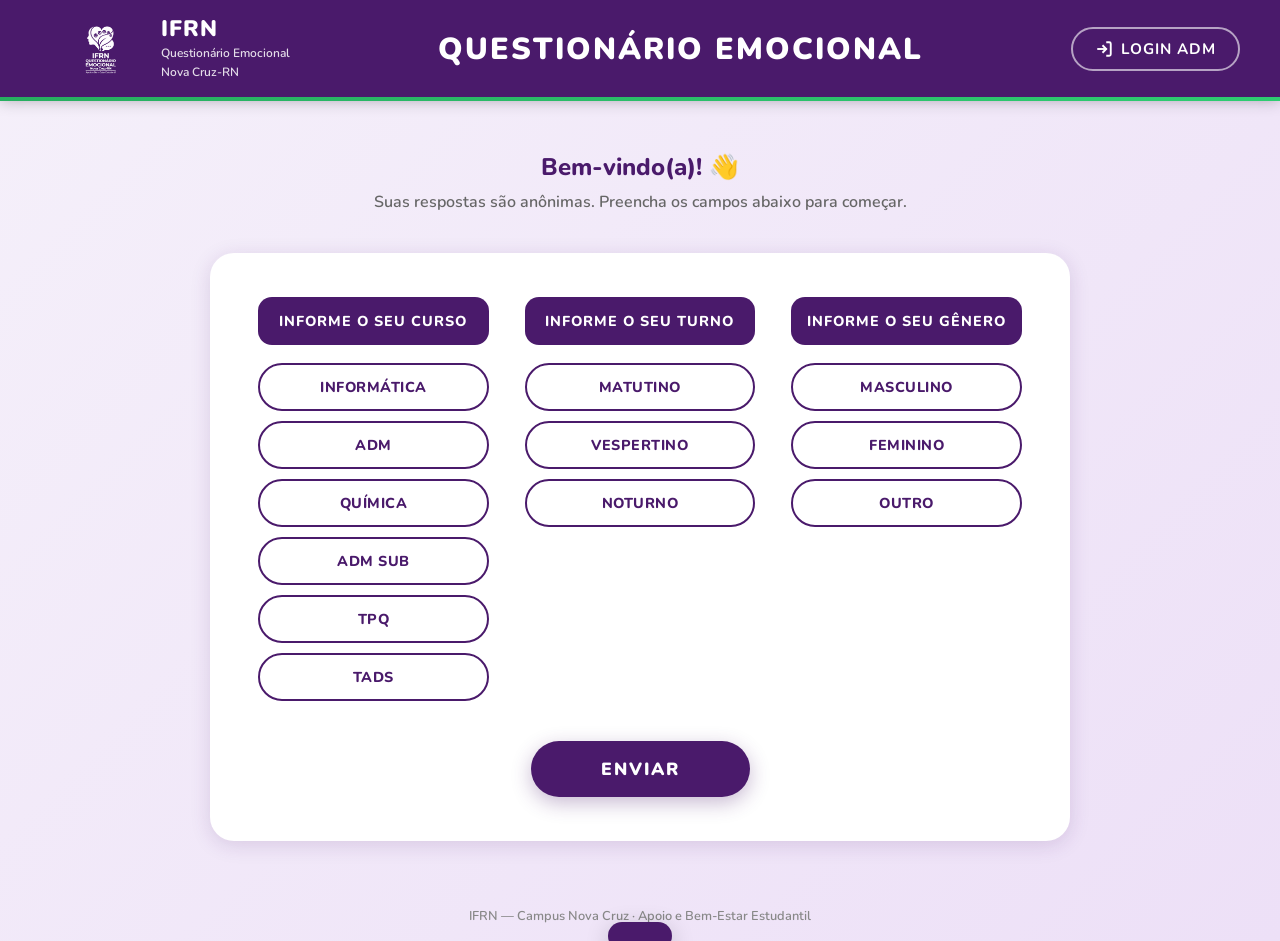
<file: templates/index.html>
<!DOCTYPE html>
<html lang="pt-BR">
<head>
  <meta charset="UTF-8">
  <meta name="viewport" content="width=device-width, initial-scale=1.0">
  <title>Questionário Emocional IFRN</title>
  <link rel="stylesheet" href="css/index.css">
</head>
<body>

<header>
  <div class="logo-area">
    <img src="img/logoprjmalu.png" alt="Logo IFRN">
    <div class="logo-text">
      <strong>IFRN</strong>
      <span>Questionário Emocional<br>Nova Cruz-RN</span>
    </div>
  </div>

  <h1 class="header-title">Questionário Emocional</h1>

  <a href="loginadmin.html" class="btn-login-header">
    <svg width="18" height="18" viewBox="0 0 24 24" fill="none" stroke="currentColor" stroke-width="2.5">
      <path d="M15 3h4a2 2 0 0 1 2 2v14a2 2 0 0 1-2 2h-4"/>
      <polyline points="10 17 15 12 10 7"/>
      <line x1="15" y1="12" x2="3" y2="12"/>
    </svg>
    LOGIN ADM
  </a>
</header>
<div class="divider"></div>

<main>
  <div class="intro-text">
    <h2>Bem-vindo(a)! 👋</h2>
    <p>Suas respostas são anônimas. Preencha os campos abaixo para começar.</p>
  </div>

  <div class="form-card">
    <div class="form-grid">

      <div class="form-group">
        <h3>Informe o seu Curso</h3>
        <div class="options-grid">
          <button class="opt-btn" data-group="curso" data-value="1">Informática</button>
          <button class="opt-btn" data-group="curso" data-value="2">ADM</button>
          <button class="opt-btn" data-group="curso" data-value="3">Química</button>
          <button class="opt-btn" data-group="curso" data-value="4">ADM Sub</button>
          <button class="opt-btn" data-group="curso" data-value="5">TPQ</button>
          <button class="opt-btn" data-group="curso" data-value="6">TADS</button>
        </div>
      </div>

      <div class="form-group">
        <h3>Informe o seu Turno</h3>
        <div class="options-grid">
          <button class="opt-btn" data-group="turno" data-value="1">Matutino</button>
          <button class="opt-btn" data-group="turno" data-value="2">Vespertino</button>
          <button class="opt-btn" data-group="turno" data-value="3">Noturno</button>
        </div>
      </div>

      <div class="form-group">
        <h3>Informe o seu Gênero</h3>
        <div class="options-grid">
          <button class="opt-btn" data-group="sexo" data-value="1">Masculino</button>
          <button class="opt-btn" data-group="sexo" data-value="2">Feminino</button>
          <button class="opt-btn" data-group="sexo" data-value="3">Outro</button>
        </div>
      </div>

    </div>

    <button class="btn-enviar" id="btn-enviar" onclick="enviar()">ENVIAR</button>
    <p class="msg-erro" id="msg-erro">⚠️ Por favor, selecione uma opção em cada categoria.</p>
  </div>
</main>

<footer>IFRN — Campus Nova Cruz · Apoio e Bem-Estar Estudantil</footer>
<div class="toast" id="toast"></div>

<script src="js/index.js"></script>
</body>
</html>
</file>
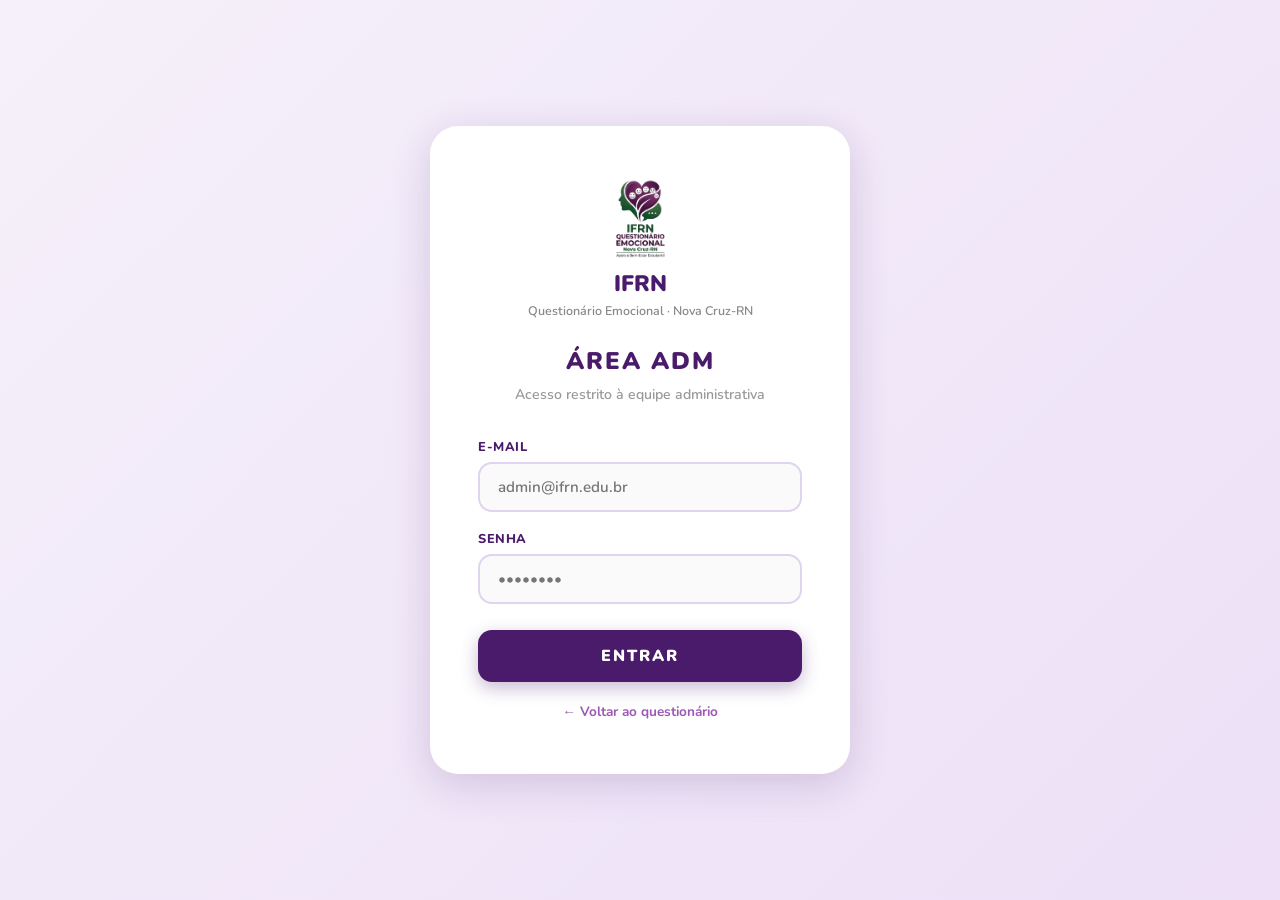
<file: templates/loginadmin.html>
<!DOCTYPE html>
<html lang="pt-BR">
<head>
  <meta charset="UTF-8">
  <meta name="viewport" content="width=device-width, initial-scale=1.0">
  <title>Login ADM — Questionário Emocional IFRN</title>
  <link rel="stylesheet" href="css/loginadmin.css">
</head>
<body>

<!-- ================= TELA DE LOGIN ================= -->
<div id="tela-login">
  <div class="login-card">
    <div class="login-logo">
      <img src="img/logo.png" alt="Logo IFRN">
      <div class="login-logo-text">
        <strong>IFRN</strong>
        <span>Questionário Emocional · Nova Cruz-RN</span>
      </div>
    </div>

    <h2>Área ADM</h2>
    <p class="subtitle">Acesso restrito à equipe administrativa</p>

    <div class="input-group">
      <label>E-mail</label>
      <input type="email" id="login-email" placeholder="admin@ifrn.edu.br" autocomplete="email">
    </div>
    <div class="input-group">
      <label>Senha</label>
      <input type="password" id="login-senha" placeholder="••••••••" autocomplete="current-password">
    </div>

    <button class="btn-login" onclick="fazerLogin()">Entrar</button>
    <p class="msg-erro-login" id="msg-erro-login">❌ E-mail ou senha inválidos.</p>

    <a href="index.html" class="link-voltar">← Voltar ao questionário</a>
  </div>
</div>

<!-- ================= DASHBOARD ================= -->
<div id="tela-dashboard">
  <div class="dash-header">
    <div class="dash-logo">
      <img src="img/logoprjmalu.png" alt="Logo IFRN">
      <div class="dash-logo-text">
        <strong>IFRN</strong>
        <span>Questionário Emocional<br>Nova Cruz-RN</span>
      </div>
    </div>

    <h1 class="dash-title">Painel Administrativo</h1>

    <button class="btn-sair" onclick="sair()">
      <svg width="16" height="16" viewBox="0 0 24 24" fill="none" stroke="currentColor" stroke-width="2.5">
        <path d="M9 21H5a2 2 0 0 1-2-2V5a2 2 0 0 1 2-2h4"/>
        <polyline points="16 17 21 12 16 7"/>
        <line x1="21" y1="12" x2="9" y2="12"/>
      </svg>
      Sair
    </button>
  </div>
  <div class="divider"></div>

  <div class="dash-main">
    <div class="busca-bar">
      <label>🔍 Buscar por ID:</label>
      <input type="number" id="input-id" placeholder="Ex: 1" min="1">
      <button class="btn-buscar" onclick="buscarPorId()">Buscar</button>
      <button class="btn-listar" onclick="listarTodos()">Listar Todos</button>
    </div>

    <div class="tabela-wrap">
      <div class="tabela-header">
        <h3>📋 Respostas do Questionário</h3>
        <span class="badge-total" id="badge-total">0 registros</span>
      </div>
      <div class="tabela-scroll">
        <div id="tabela-conteudo">
          <div class="empty-state">
            <div class="icon">📊</div>
            <p>Clique em "Listar Todos" para ver as respostas</p>
          </div>
        </div>
      </div>
    </div>
  </div>
</div>

<div class="toast" id="toast"></div>

<script src="js/loginadmin.js"></script>
</body>
</html>
</file>
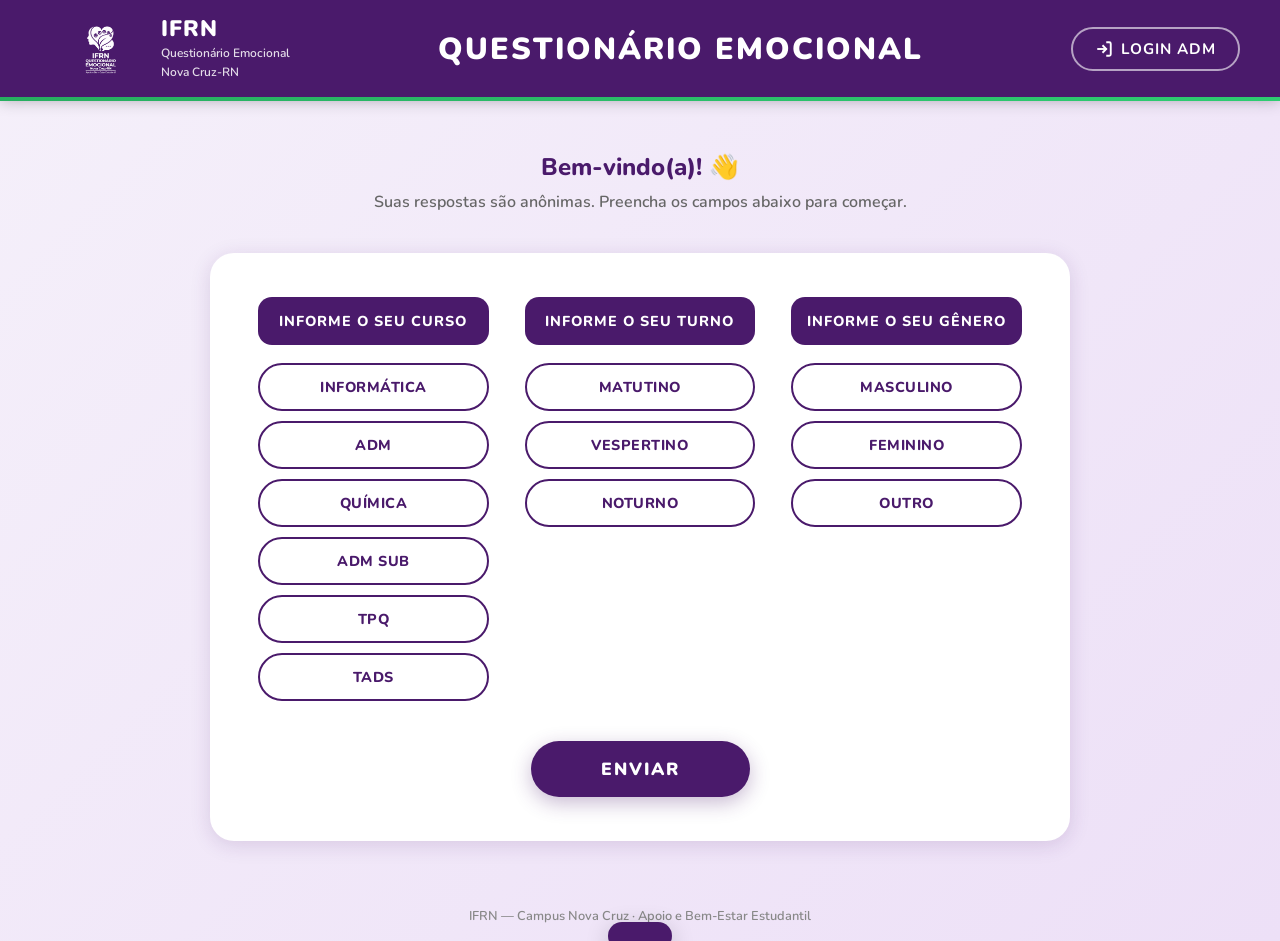
<file: templates/questionario.html>
<!DOCTYPE html>
<html lang="pt-BR">
<head>
  <meta charset="UTF-8">
  <meta name="viewport" content="width=device-width, initial-scale=1.0">
  <title>Questionário Emocional IFRN</title>
  <link rel="stylesheet" href="css/questionario.css">
</head>
<body>

<header>
  <div class="logo-area">
    <img src="img/logoprjmalu.png" alt="Logo IFRN">
    <div class="logo-text">
      <strong>IFRN</strong>
      <span>Questionário Emocional<br>Nova Cruz-RN</span>
    </div>
  </div>
  <h1 class="header-title">Questionário Emocional</h1>
  <div class="header-right"></div>
</header>
<div class="divider"></div>

<main>
  <p class="progress-label" id="progress-label">0 de 10 respondidas</p>
  <div class="progress-bar-wrap">
    <div class="progress-bar-fill" id="progress-bar"></div>
  </div>

  <div id="perguntas-container"></div>

  <div class="comentario-card">
    <h3>💬 Deseja fazer algum comentário?</h3>
    <textarea id="comentario" placeholder="Deixe seu comentário aqui (opcional)..."></textarea>
  </div>

  <button class="btn-enviar" id="btn-enviar" onclick="enviar()">ENVIAR RESPOSTAS</button>
</main>

<footer>IFRN — Campus Nova Cruz · Apoio e Bem-Estar Estudantil</footer>

<div class="toast" id="toast"></div>

<div class="modal-overlay" id="modal">
  <div class="modal-box">
    <div class="modal-emoji">🎉</div>
    <h2>Obrigado!</h2>
    <p>Suas respostas foram enviadas com sucesso.<br>Elas são anônimas e nos ajudam a cuidar melhor de você.</p>
    <button class="modal-btn" onclick="window.location.href='index.html'">Voltar ao início</button>
  </div>
</div>

<script src="js/questionario.js"></script>
</body>
</html>
</file>
<file: templates/css/index.css>
@import url('https://fonts.googleapis.com/css2?family=Nunito:wght@400;600;700;800;900&display=swap');

* { margin: 0; padding: 0; box-sizing: border-box; }

:root {
  --roxo: #4a1a6b;
  --roxo-medio: #6b2d8b;
  --roxo-claro: #9b59b6;
  --verde: #2ecc71;
  --verde-escuro: #27ae60;
  --branco: #ffffff;
  --cinza-claro: #f5f0fa;
  --sombra: 0 4px 20px rgba(74,26,107,0.15);
}

body {
  font-family: 'Nunito', sans-serif;
  background: linear-gradient(135deg, #f5f0fa 0%, #ede0f7 100%);
  min-height: 100vh;
  display: flex;
  flex-direction: column;
}

header {
  background: var(--roxo);
  padding: 16px 40px;
  display: flex;
  align-items: center;
  justify-content: space-between;
  box-shadow: 0 3px 15px rgba(0,0,0,0.3);
}

.logo-area {
  display: flex;
  align-items: center;
  gap: 1px;
}

.logo-area img {
  width: 120px;
  height: 60px;
  object-fit: contain;
  flex-shrink: 0;
}

.logo-text { color: white; line-height: 1.2; }
.logo-text strong { font-size: 1.4rem; font-weight: 900; display: block; letter-spacing: 1px; }
.logo-text span { font-size: 0.75rem; opacity: 0.85; font-weight: 600; }

.header-title {
  color: white;
  font-size: 1.9rem;
  font-weight: 900;
  letter-spacing: 2px;
  text-transform: uppercase;
  text-align: center;
  flex: 1;
}

.btn-login-header {
  background: transparent;
  border: 2px solid rgba(255,255,255,0.6);
  color: white;
  padding: 10px 22px;
  border-radius: 30px;
  font-family: 'Nunito', sans-serif;
  font-weight: 700;
  font-size: 0.95rem;
  cursor: pointer;
  display: flex;
  align-items: center;
  gap: 8px;
  transition: all 0.3s;
  text-decoration: none;
  letter-spacing: 1px;
}

.btn-login-header:hover {
  background: rgba(255,255,255,0.2);
  border-color: white;
}

.divider {
  height: 4px;
  background: linear-gradient(90deg, var(--verde-escuro), var(--verde));
}

main {
  flex: 1;
  display: flex;
  flex-direction: column;
  align-items: center;
  justify-content: center;
  padding: 50px 20px;
}

.intro-text { text-align: center; margin-bottom: 40px; }
.intro-text h2 { color: var(--roxo); font-size: 1.5rem; font-weight: 800; margin-bottom: 8px; }
.intro-text p { color: #666; font-size: 1rem; font-weight: 600; }

.form-card {
  background: white;
  border-radius: 24px;
  padding: 44px 48px;
  box-shadow: var(--sombra);
  width: 100%;
  max-width: 860px;
}

.form-grid {
  display: grid;
  grid-template-columns: repeat(3, 1fr);
  gap: 36px;
  margin-bottom: 40px;
}

.form-group h3 {
  background: var(--roxo);
  color: white;
  text-align: center;
  padding: 14px 10px;
  border-radius: 14px;
  font-size: 0.9rem;
  font-weight: 800;
  letter-spacing: 1px;
  text-transform: uppercase;
  margin-bottom: 18px;
}

.options-grid { display: flex; flex-direction: column; gap: 10px; }

.opt-btn {
  background: white;
  border: 2.5px solid var(--roxo);
  color: var(--roxo);
  padding: 12px 16px;
  border-radius: 30px;
  font-family: 'Nunito', sans-serif;
  font-size: 0.9rem;
  font-weight: 800;
  cursor: pointer;
  letter-spacing: 0.5px;
  text-transform: uppercase;
  transition: all 0.2s;
  text-align: center;
  user-select: none;
}

.opt-btn:hover { background: #f0e6fa; transform: translateY(-1px); }

.opt-btn.selected {
  background: var(--roxo);
  color: white;
  box-shadow: 0 4px 14px rgba(74,26,107,0.35);
  transform: translateY(-2px);
}

.btn-enviar {
  display: block;
  margin: 0 auto;
  background: var(--roxo);
  color: white;
  border: none;
  padding: 16px 70px;
  border-radius: 40px;
  font-family: 'Nunito', sans-serif;
  font-size: 1.1rem;
  font-weight: 900;
  letter-spacing: 2px;
  text-transform: uppercase;
  cursor: pointer;
  transition: all 0.3s;
  box-shadow: 0 6px 20px rgba(74,26,107,0.3);
}

.btn-enviar:hover {
  background: var(--roxo-medio);
  transform: translateY(-2px);
  box-shadow: 0 8px 25px rgba(74,26,107,0.4);
}

.btn-enviar:disabled {
  background: #bbb;
  box-shadow: none;
  cursor: not-allowed;
  transform: none;
}

.msg-erro {
  text-align: center;
  color: #e74c3c;
  font-weight: 700;
  margin-top: 16px;
  font-size: 0.95rem;
  display: none;
}

footer {
  text-align: center;
  padding: 16px;
  color: #888;
  font-size: 0.8rem;
  font-weight: 600;
}

.toast {
  position: fixed;
  bottom: 30px;
  left: 50%;
  transform: translateX(-50%) translateY(80px);
  background: var(--roxo);
  color: white;
  padding: 14px 32px;
  border-radius: 40px;
  font-weight: 700;
  font-size: 1rem;
  box-shadow: 0 6px 25px rgba(0,0,0,0.2);
  transition: transform 0.4s ease;
  z-index: 1000;
}

.toast.show { transform: translateX(-50%) translateY(0); }
.toast.erro { background: #e74c3c; }
</file>
<file: templates/css/loginadmin.css>
@import url('https://fonts.googleapis.com/css2?family=Nunito:wght@400;600;700;800;900&display=swap');

* { margin: 0; padding: 0; box-sizing: border-box; }

:root {
  --roxo: #4a1a6b;
  --roxo-medio: #6b2d8b;
  --roxo-claro: #9b59b6;
  --verde: #2ecc71;
  --verde-escuro: #27ae60;
}

body {
  font-family: 'Nunito', sans-serif;
  background: linear-gradient(135deg, #f5f0fa 0%, #ede0f7 100%);
  min-height: 100vh;
}

/* ========== LOGIN ========== */
#tela-login {
  min-height: 100vh;
  display: flex;
  align-items: center;
  justify-content: center;
  padding: 20px;
}

.login-card {
  background: white;
  border-radius: 28px;
  padding: 52px 48px;
  width: 100%;
  max-width: 420px;
  box-shadow: 0 10px 40px rgba(74,26,107,0.18);
  text-align: center;
}

.login-logo {
  margin-bottom: 24px;
  display: flex;
  flex-direction: column;
  align-items: center;
  gap: 10px;
}

.login-logo img {
  width: 80px;
  height: 80px;
  object-fit: contain;
}

.login-logo-text strong { display: block; font-size: 1.4rem; font-weight: 900; color: var(--roxo); }
.login-logo-text span { font-size: 0.78rem; color: #888; font-weight: 600; }

.login-card h2 {
  color: var(--roxo);
  font-size: 1.5rem;
  font-weight: 900;
  text-transform: uppercase;
  letter-spacing: 2px;
  margin-bottom: 8px;
}

.login-card .subtitle {
  color: #999;
  font-size: 0.88rem;
  font-weight: 600;
  margin-bottom: 34px;
}

.input-group { position: relative; margin-bottom: 18px; text-align: left; }

.input-group label {
  display: block;
  font-size: 0.8rem;
  font-weight: 800;
  color: var(--roxo);
  text-transform: uppercase;
  letter-spacing: 0.5px;
  margin-bottom: 6px;
}

.input-group input {
  width: 100%;
  padding: 13px 18px;
  border: 2.5px solid #e0d4f0;
  border-radius: 14px;
  font-family: 'Nunito', sans-serif;
  font-size: 0.95rem;
  font-weight: 600;
  outline: none;
  color: #333;
  transition: border-color 0.2s, box-shadow 0.2s;
  background: #fafafa;
}

.input-group input:focus {
  border-color: var(--roxo);
  box-shadow: 0 0 0 3px rgba(74,26,107,0.08);
  background: white;
}

.btn-login {
  width: 100%;
  background: var(--roxo);
  color: white;
  border: none;
  padding: 15px;
  border-radius: 14px;
  font-family: 'Nunito', sans-serif;
  font-size: 1rem;
  font-weight: 900;
  letter-spacing: 2px;
  text-transform: uppercase;
  cursor: pointer;
  margin-top: 8px;
  transition: all 0.3s;
  box-shadow: 0 6px 18px rgba(74,26,107,0.3);
}

.btn-login:hover {
  background: var(--roxo-medio);
  transform: translateY(-2px);
  box-shadow: 0 8px 24px rgba(74,26,107,0.4);
}

.msg-erro-login {
  color: #e74c3c;
  font-size: 0.88rem;
  font-weight: 700;
  margin-top: 14px;
  display: none;
}

.link-voltar {
  display: inline-block;
  margin-top: 20px;
  color: var(--roxo-claro);
  font-size: 0.85rem;
  font-weight: 700;
  text-decoration: none;
  transition: color 0.2s;
}

.link-voltar:hover { 
  color: var(--roxo); 
}

/* ========== DASHBOARD ========== */
#tela-dashboard { 
  display: none; 
}

.dash-header {
  background: var(--roxo);
  padding: 16px 40px;
  display: flex;
  align-items: center;
  justify-content: space-between;
  box-shadow: 0 3px 15px rgba(0,0,0,0.3);
}

.dash-logo { 
  display: flex; 
  align-items: center; 
  gap: 12px; 
}

.dash-logo img {
  width: 48px;
  height: 48px;
  object-fit: contain;
}

.dash-logo-text { color: white; line-height: 1.2; }
.dash-logo-text strong { font-size: 1.2rem; font-weight: 900; display: block; }
.dash-logo-text span { font-size: 0.7rem; opacity: 0.85; font-weight: 600; }

.dash-title {
  color: white;
  font-size: 1.5rem;
  font-weight: 900;
  letter-spacing: 2px;
  text-transform: uppercase;
  flex: 1;
  text-align: center;
}

.btn-sair {
  background: rgba(255,255,255,0.15);
  border: 2px solid rgba(255,255,255,0.5);
  color: white;
  padding: 9px 20px;
  border-radius: 30px;
  font-family: 'Nunito', sans-serif;
  font-weight: 700;
  font-size: 0.88rem;
  cursor: pointer;
  display: flex;
  align-items: center;
  gap: 7px;
  transition: all 0.2s;
  letter-spacing: 1px;
}

.btn-sair:hover { background: rgba(255,255,255,0.25); }

.divider { height: 4px; background: linear-gradient(90deg, var(--verde-escuro), var(--verde)); }

.dash-main { padding: 36px 40px; max-width: 1200px; margin: 0 auto; }

.busca-bar {
  background: white;
  border-radius: 16px;
  padding: 20px 26px;
  box-shadow: 0 4px 16px rgba(74,26,107,0.1);
  display: flex;
  align-items: center;
  gap: 14px;
  margin-bottom: 28px;
  flex-wrap: wrap;
}

.busca-bar label {
  font-size: 0.85rem;
  font-weight: 800;
  color: var(--roxo);
  text-transform: uppercase;
  letter-spacing: 0.5px;
  white-space: nowrap;
}

.busca-bar input {
  flex: 1;
  min-width: 120px;
  padding: 10px 16px;
  border: 2.5px solid #e0d4f0;
  border-radius: 10px;
  font-family: 'Nunito', sans-serif;
  font-size: 0.95rem;
  font-weight: 700;
  outline: none;
  transition: border-color 0.2s;
}

.busca-bar input:focus { border-color: var(--roxo); }

.btn-buscar, .btn-listar {
  padding: 10px 22px;
  border-radius: 10px;
  border: none;
  font-family: 'Nunito', sans-serif;
  font-size: 0.88rem;
  font-weight: 800;
  cursor: pointer;
  letter-spacing: 0.5px;
  transition: all 0.2s;
  text-transform: uppercase;
}

.btn-buscar { background: var(--roxo); color: white; box-shadow: 0 4px 12px rgba(74,26,107,0.25); }
.btn-buscar:hover { background: var(--roxo-medio); transform: translateY(-1px); }

.btn-listar { background: var(--verde-escuro); color: white; box-shadow: 0 4px 12px rgba(39,174,96,0.25); }
.btn-listar:hover { background: var(--verde); transform: translateY(-1px); }

.tabela-wrap {
  background: white;
  border-radius: 20px;
  box-shadow: 0 4px 16px rgba(74,26,107,0.1);
  overflow: hidden;
}

.tabela-header {
  background: var(--roxo);
  padding: 18px 26px;
  display: flex;
  align-items: center;
  justify-content: space-between;
}

.tabela-header h3 { color: white; font-size: 1rem; font-weight: 800; text-transform: uppercase; letter-spacing: 1px; }

.badge-total {
  background: rgba(255,255,255,0.2);
  color: white;
  padding: 4px 14px;
  border-radius: 20px;
  font-size: 0.8rem;
  font-weight: 800;
}

.tabela-scroll { overflow-x: auto; }

table { width: 100%; border-collapse: collapse; font-size: 0.85rem; }

thead th {
  background: #f5f0fa;
  color: var(--roxo);
  font-weight: 800;
  text-transform: uppercase;
  font-size: 0.72rem;
  letter-spacing: 0.5px;
  padding: 13px 14px;
  text-align: left;
  white-space: nowrap;
  border-bottom: 2px solid #e0d4f0;
}

tbody tr { border-bottom: 1px solid #f0eaf8; transition: background 0.15s; }
tbody tr:hover { background: #faf5ff; }

tbody td { padding: 12px 14px; color: #444; font-weight: 600; vertical-align: middle; white-space: nowrap; }

.pill { display: inline-block; padding: 3px 10px; border-radius: 20px; font-size: 0.72rem; font-weight: 800; text-transform: uppercase; }
.pill-bem { background: #d4f5e3; color: #1a8a4a; }
.pill-meio { background: #fff3cd; color: #856404; }
.pill-mal { background: #fde8e8; color: #c0392b; }

.empty-state { text-align: center; padding: 60px 20px; color: #bbb; }
.empty-state .icon { font-size: 3rem; margin-bottom: 12px; }
.empty-state p { font-weight: 700; font-size: 1rem; }

.loading { text-align: center; padding: 40px; color: var(--roxo); font-weight: 700; font-size: 1rem; }

.toast {
  position: fixed;
  bottom: 30px;
  left: 50%;
  transform: translateX(-50%) translateY(80px);
  background: var(--roxo);
  color: white;
  padding: 14px 32px;
  border-radius: 40px;
  font-weight: 700;
  font-size: 1rem;
  box-shadow: 0 6px 25px rgba(0,0,0,0.2);
  transition: transform 0.4s ease;
  z-index: 1000;
}

.toast.show { transform: translateX(-50%) translateY(0); }
.toast.erro { background: #e74c3c; }
</file>
<file: templates/css/questionario.css>
@import url('https://fonts.googleapis.com/css2?family=Nunito:wght@400;600;700;800;900&display=swap');

* { margin: 0; padding: 0; box-sizing: border-box; }

:root {
  --roxo: #4a1a6b;
  --roxo-medio: #6b2d8b;
  --verde: #2ecc71;
  --verde-escuro: #27ae60;
}

body {
  font-family: 'Nunito', sans-serif;
  background: linear-gradient(135deg, #f5f0fa 0%, #ede0f7 100%);
  min-height: 100vh;
  display: flex;
  flex-direction: column;
}

header {
  background: var(--roxo);
  padding: 14px 40px;
  display: flex;
  align-items: center;
  justify-content: space-between;
  box-shadow: 0 3px 15px rgba(0,0,0,0.3);
}

.logo-area { 
  display: flex; 
  align-items: center; 
  gap: 12px; 
}

.logo-area img {
  width: 50px;
  height: 50px;
  object-fit: contain;
  flex-shrink: 0;
}

.logo-text { color: white; line-height: 1.2; }
.logo-text strong { font-size: 1.2rem; font-weight: 900; display: block; }
.logo-text span { font-size: 0.7rem; opacity: 0.85; font-weight: 600; }

.header-title {
  color: white;
  font-size: 1.7rem;
  font-weight: 900;
  letter-spacing: 2px;
  text-transform: uppercase;
  flex: 1;
  text-align: center;
}

.header-right { width: 160px; }

.divider { height: 4px; background: linear-gradient(90deg, var(--verde-escuro), var(--verde)); }

main { flex: 1; padding: 40px 20px; max-width: 900px; margin: 0 auto; width: 100%; }

.progress-bar-wrap {
  background: #e0d4f0;
  border-radius: 20px;
  height: 10px;
  margin-bottom: 32px;
  overflow: hidden;
}

.progress-bar-fill {
  height: 100%;
  background: linear-gradient(90deg, var(--roxo), var(--roxo-medio));
  border-radius: 20px;
  transition: width 0.5s ease;
  width: 0%;
}

.progress-label {
  text-align: right;
  font-size: 0.8rem;
  font-weight: 700;
  color: #888;
  margin-bottom: 6px;
}

.pergunta-card {
  background: white;
  border-radius: 20px;
  padding: 26px 30px;
  margin-bottom: 20px;
  box-shadow: 0 4px 16px rgba(74,26,107,0.10);
  transition: transform 0.2s, box-shadow 0.2s;
}

.pergunta-card:hover {
  transform: translateY(-2px);
  box-shadow: 0 6px 22px rgba(74,26,107,0.15);
}

.pergunta-card.respondida { border-left: 5px solid var(--verde); }

.pergunta-titulo {
  background: var(--roxo);
  color: white;
  padding: 10px 18px;
  border-radius: 30px;
  font-size: 0.85rem;
  font-weight: 800;
  text-transform: uppercase;
  letter-spacing: 0.5px;
  display: inline-block;
  margin-bottom: 18px;
}

.emojis-row {
  display: flex;
  gap: 12px;
  align-items: center;
  flex-wrap: wrap;
}

.emoji-btn {
  display: flex;
  flex-direction: column;
  align-items: center;
  gap: 5px;
  cursor: pointer;
  padding: 10px 14px;
  border-radius: 16px;
  border: 2.5px solid transparent;
  background: #fafafa;
  transition: all 0.2s;
  flex: 1;
  min-width: 70px;
}

.emoji-btn:hover { background: #f0e6fa; transform: scale(1.08); }

.emoji-btn.selected {
  border-color: var(--roxo);
  background: #f0e6fa;
  transform: scale(1.12);
  box-shadow: 0 4px 14px rgba(74,26,107,0.2);
}

.emoji-face {
  font-size: 2.2rem;
  line-height: 1;
  transition: transform 0.2s;
}

.emoji-btn:hover .emoji-face { transform: scale(1.15); }

.emoji-label {
  font-size: 0.68rem;
  font-weight: 800;
  color: #666;
  text-align: center;
  text-transform: uppercase;
  letter-spacing: 0.3px;
}

.emoji-btn.selected .emoji-label { color: var(--roxo); }

.comentario-card {
  background: white;
  border-radius: 20px;
  padding: 28px 30px;
  box-shadow: 0 4px 16px rgba(74,26,107,0.10);
  margin-top: 10px;
  margin-bottom: 32px;
}

.comentario-card h3 {
  color: var(--roxo);
  font-size: 1rem;
  font-weight: 800;
  text-transform: uppercase;
  letter-spacing: 1px;
  margin-bottom: 14px;
  text-align: center;
}

textarea {
  width: 100%;
  background: #f5f0fa;
  border: 2px solid #e0d4f0;
  border-radius: 14px;
  padding: 14px 18px;
  font-family: 'Nunito', sans-serif;
  font-size: 0.95rem;
  font-weight: 600;
  color: #444;
  resize: vertical;
  min-height: 100px;
  outline: none;
  transition: border-color 0.2s;
}

textarea:focus { border-color: var(--roxo); }
textarea::placeholder { color: #bbb; }

.btn-enviar {
  display: block;
  margin: 0 auto 40px;
  background: var(--roxo);
  color: white;
  border: none;
  padding: 16px 70px;
  border-radius: 40px;
  font-family: 'Nunito', sans-serif;
  font-size: 1.1rem;
  font-weight: 900;
  letter-spacing: 2px;
  text-transform: uppercase;
  cursor: pointer;
  transition: all 0.3s;
  box-shadow: 0 6px 20px rgba(74,26,107,0.3);
}

.btn-enviar:hover { background: var(--roxo-medio); transform: translateY(-2px); }
.btn-enviar:disabled { background: #bbb; box-shadow: none; cursor: not-allowed; transform: none; }

footer {
  text-align: center;
  padding: 16px;
  color: #888;
  font-size: 0.8rem;
  font-weight: 600;
}

.toast {
  position: fixed;
  bottom: 30px;
  left: 50%;
  transform: translateX(-50%) translateY(80px);
  background: var(--roxo);
  color: white;
  padding: 14px 32px;
  border-radius: 40px;
  font-weight: 700;
  font-size: 1rem;
  box-shadow: 0 6px 25px rgba(0,0,0,0.2);
  transition: transform 0.4s ease;
  z-index: 1000;
}

.toast.show { transform: translateX(-50%) translateY(0); }
.toast.erro { background: #e74c3c; }
.toast.sucesso { background: var(--verde-escuro); }

.modal-overlay {
  position: fixed; inset: 0;
  background: rgba(74,26,107,0.7);
  display: flex; align-items: center; justify-content: center;
  z-index: 2000;
  opacity: 0; pointer-events: none;
  transition: opacity 0.3s;
}

.modal-overlay.show { opacity: 1; pointer-events: all; }

.modal-box {
  background: white;
  border-radius: 24px;
  padding: 48px 40px;
  text-align: center;
  max-width: 400px;
  width: 90%;
  transform: scale(0.85);
  transition: transform 0.3s;
  box-shadow: 0 20px 60px rgba(0,0,0,0.2);
}

.modal-overlay.show .modal-box { transform: scale(1); }

.modal-emoji { font-size: 4rem; margin-bottom: 16px; }
.modal-box h2 { color: var(--roxo); font-size: 1.6rem; font-weight: 900; margin-bottom: 10px; }
.modal-box p { color: #666; font-size: 1rem; font-weight: 600; margin-bottom: 28px; }

.modal-btn {
  background: var(--verde-escuro);
  color: white;
  border: none;
  padding: 14px 40px;
  border-radius: 30px;
  font-family: 'Nunito', sans-serif;
  font-size: 1rem;
  font-weight: 800;
  cursor: pointer;
  transition: all 0.2s;
}

.modal-btn:hover { background: var(--verde); }
</file>
